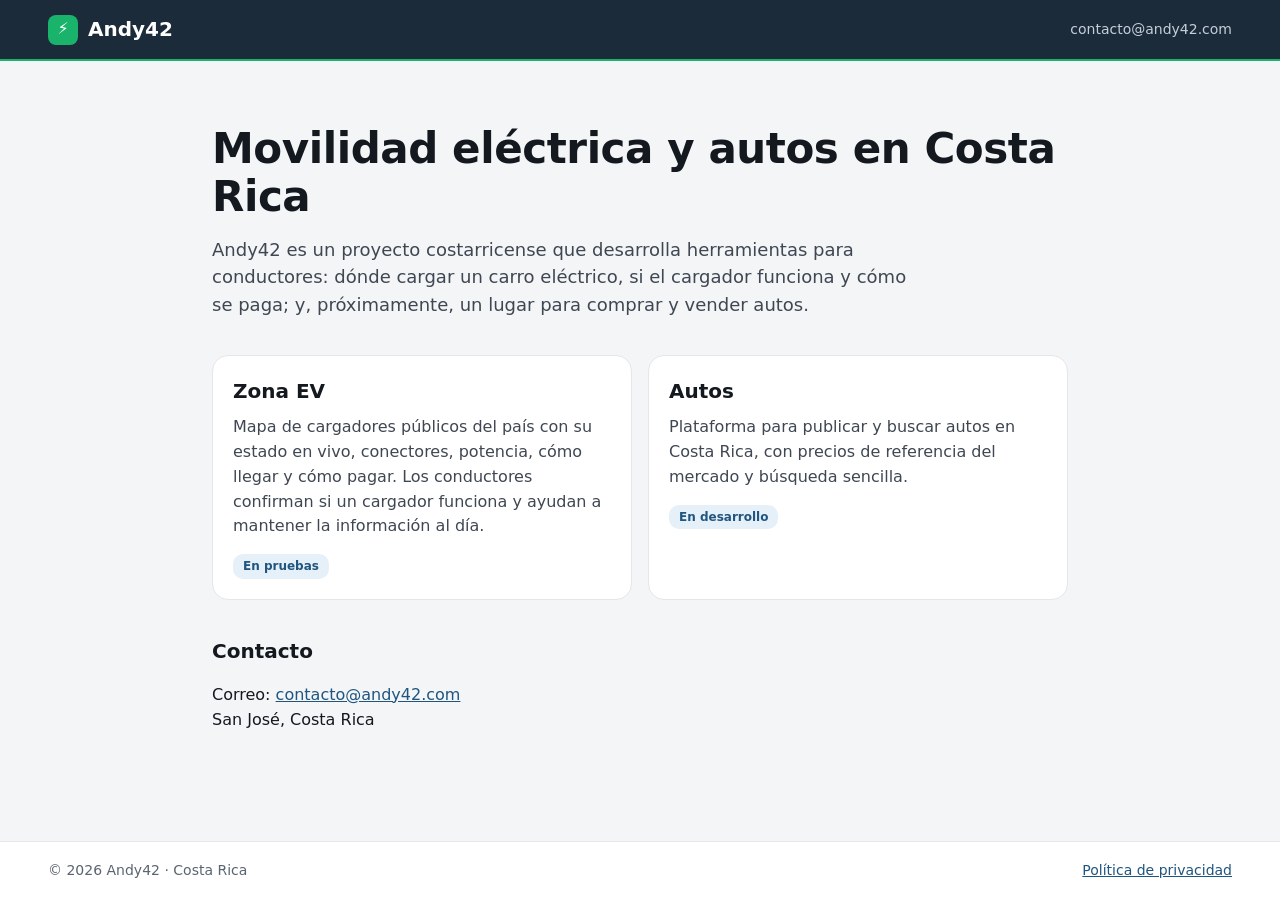
<file: index.html>
<!DOCTYPE html>
<html lang="es">
<head>
  <meta charset="utf-8">
  <meta name="viewport" content="width=device-width, initial-scale=1">
  <title>Andy42 · Movilidad y autos en Costa Rica</title>
  <meta name="description" content="Andy42 desarrolla Zona EV, el mapa de cargadores para vehículos eléctricos en Costa Rica, y una plataforma para comprar y vender autos.">
  <link rel="stylesheet" href="style.css">
</head>
<body>
  <header class="top">
    <span class="brand"><span class="mark" aria-hidden="true">⚡</span>Andy42</span>
    <a class="mail" href="mailto:contacto@andy42.com">contacto@andy42.com</a>
  </header>

  <main>
    <section class="hero">
      <h1>Movilidad eléctrica y autos en Costa Rica</h1>
      <p class="lead">Andy42 es un proyecto costarricense que desarrolla herramientas para conductores: dónde cargar un carro eléctrico, si el cargador funciona y cómo se paga; y, próximamente, un lugar para comprar y vender autos.</p>
    </section>

    <section class="cards">
      <article class="card">
        <h2>Zona EV</h2>
        <p>Mapa de cargadores públicos del país con su estado en vivo, conectores, potencia, cómo llegar y cómo pagar. Los conductores confirman si un cargador funciona y ayudan a mantener la información al día.</p>
        <span class="tag">En pruebas</span>
      </article>
      <article class="card">
        <h2>Autos</h2>
        <p>Plataforma para publicar y buscar autos en Costa Rica, con precios de referencia del mercado y búsqueda sencilla.</p>
        <span class="tag">En desarrollo</span>
      </article>
    </section>

    <section class="contact">
      <h2>Contacto</h2>
      <p>Correo: <a href="mailto:contacto@andy42.com">contacto@andy42.com</a><br>San José, Costa Rica</p>
    </section>
  </main>

  <footer>
    <span>© 2026 Andy42 · Costa Rica</span>
    <a href="privacidad.html">Política de privacidad</a>
  </footer>
</body>
</html>
</file>
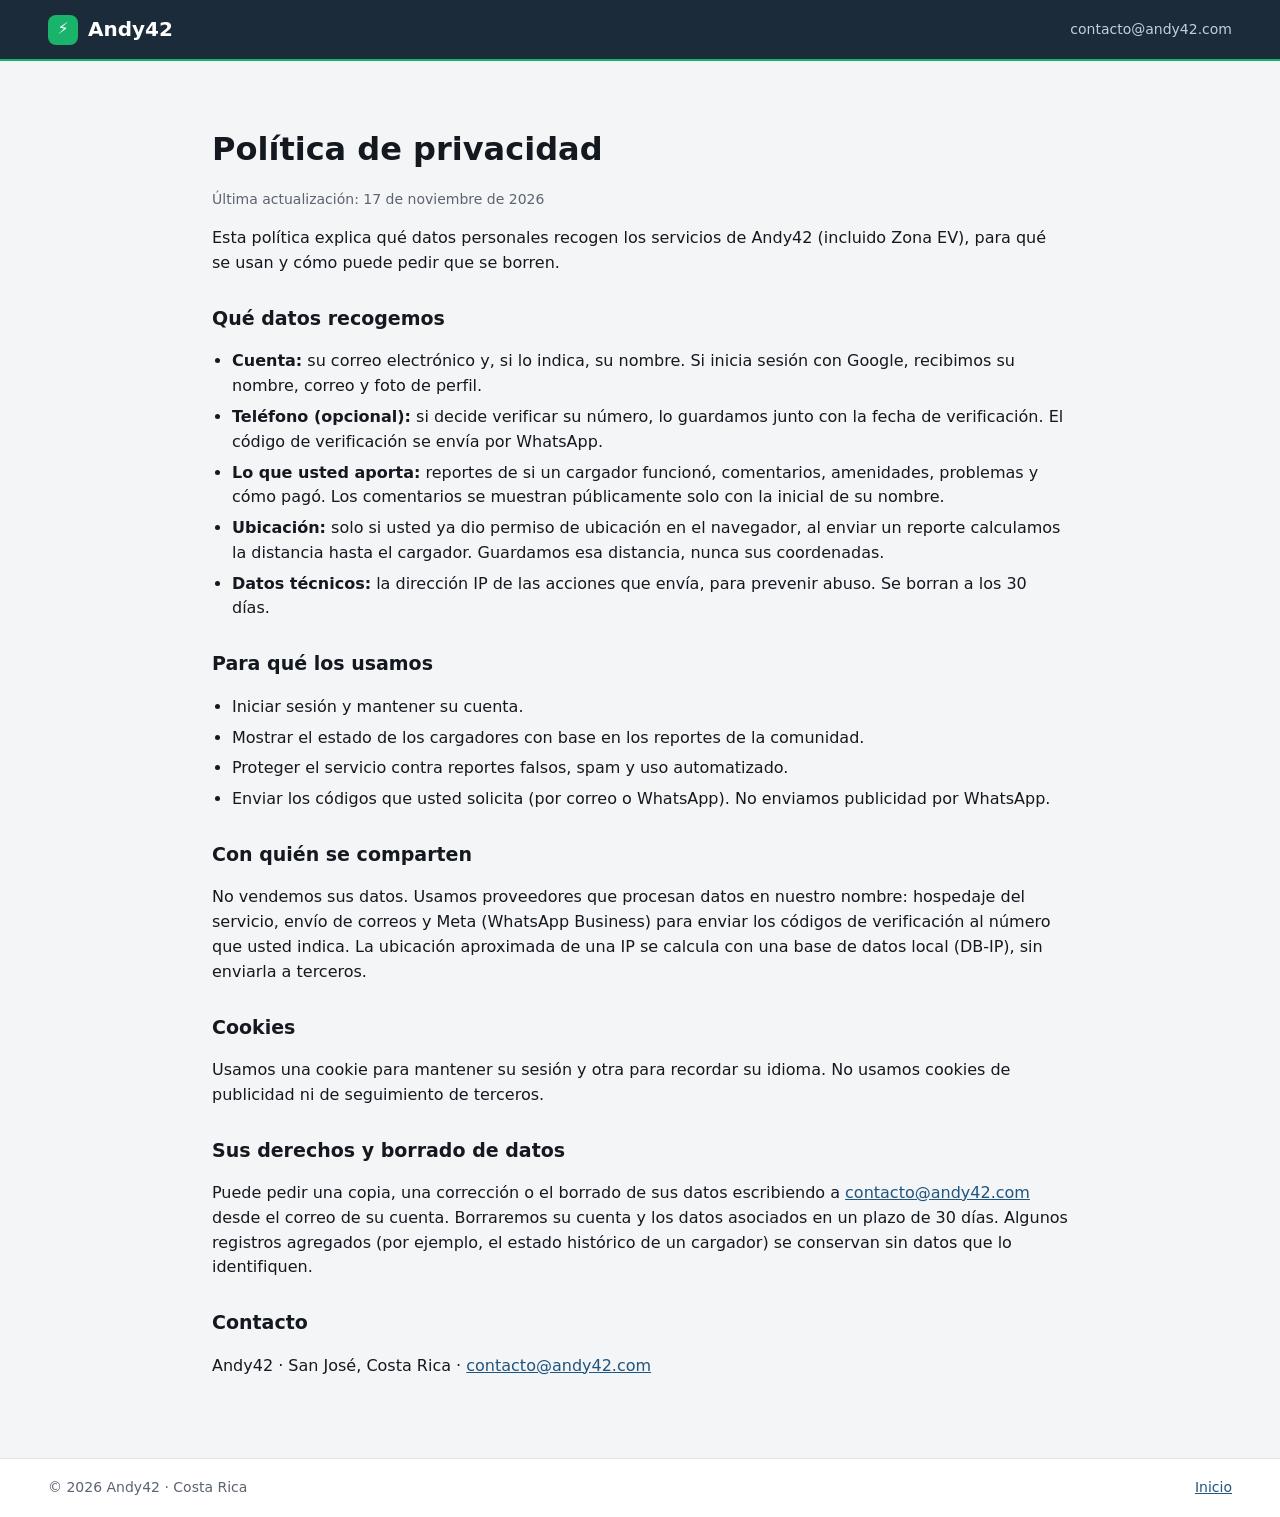
<file: privacidad.html>
<!DOCTYPE html>
<html lang="es">
<head>
  <meta charset="utf-8">
  <meta name="viewport" content="width=device-width, initial-scale=1">
  <title>Política de privacidad · Andy42</title>
  <link rel="stylesheet" href="style.css">
</head>
<body>
  <header class="top">
    <a class="brand" href="./"><span class="mark" aria-hidden="true">⚡</span>Andy42</a>
    <a class="mail" href="mailto:contacto@andy42.com">contacto@andy42.com</a>
  </header>

  <main class="doc">
    <h1>Política de privacidad</h1>
    <p class="muted">Última actualización: 17 de noviembre de 2026</p>

    <p>Esta política explica qué datos personales recogen los servicios de Andy42 (incluido Zona EV), para qué se usan y cómo puede pedir que se borren.</p>

    <h2>Qué datos recogemos</h2>
    <ul>
      <li><strong>Cuenta:</strong> su correo electrónico y, si lo indica, su nombre. Si inicia sesión con Google, recibimos su nombre, correo y foto de perfil.</li>
      <li><strong>Teléfono (opcional):</strong> si decide verificar su número, lo guardamos junto con la fecha de verificación. El código de verificación se envía por WhatsApp.</li>
      <li><strong>Lo que usted aporta:</strong> reportes de si un cargador funcionó, comentarios, amenidades, problemas y cómo pagó. Los comentarios se muestran públicamente solo con la inicial de su nombre.</li>
      <li><strong>Ubicación:</strong> solo si usted ya dio permiso de ubicación en el navegador, al enviar un reporte calculamos la distancia hasta el cargador. Guardamos esa distancia, nunca sus coordenadas.</li>
      <li><strong>Datos técnicos:</strong> la dirección IP de las acciones que envía, para prevenir abuso. Se borran a los 30 días.</li>
    </ul>

    <h2>Para qué los usamos</h2>
    <ul>
      <li>Iniciar sesión y mantener su cuenta.</li>
      <li>Mostrar el estado de los cargadores con base en los reportes de la comunidad.</li>
      <li>Proteger el servicio contra reportes falsos, spam y uso automatizado.</li>
      <li>Enviar los códigos que usted solicita (por correo o WhatsApp). No enviamos publicidad por WhatsApp.</li>
    </ul>

    <h2>Con quién se comparten</h2>
    <p>No vendemos sus datos. Usamos proveedores que procesan datos en nuestro nombre: hospedaje del servicio, envío de correos y Meta (WhatsApp Business) para enviar los códigos de verificación al número que usted indica. La ubicación aproximada de una IP se calcula con una base de datos local (DB-IP), sin enviarla a terceros.</p>

    <h2>Cookies</h2>
    <p>Usamos una cookie para mantener su sesión y otra para recordar su idioma. No usamos cookies de publicidad ni de seguimiento de terceros.</p>

    <h2>Sus derechos y borrado de datos</h2>
    <p>Puede pedir una copia, una corrección o el borrado de sus datos escribiendo a <a href="mailto:contacto@andy42.com">contacto@andy42.com</a> desde el correo de su cuenta. Borraremos su cuenta y los datos asociados en un plazo de 30 días. Algunos registros agregados (por ejemplo, el estado histórico de un cargador) se conservan sin datos que lo identifiquen.</p>

    <h2>Contacto</h2>
    <p>Andy42 · San José, Costa Rica · <a href="mailto:contacto@andy42.com">contacto@andy42.com</a></p>
  </main>

  <footer>
    <span>© 2026 Andy42 · Costa Rica</span>
    <a href="./">Inicio</a>
  </footer>
</body>
</html>
</file>
<file: style.css>
:root {
  --band: #1c2b39;
  --green: #19b36b;
  --ink: #14181f;
  --muted: #5b6470;
  --line: #e3e6ea;
  --bg: #f4f5f7;
}
* { box-sizing: border-box; }
body {
  margin: 0;
  font-family: system-ui, -apple-system, "Segoe UI", Roboto, sans-serif;
  color: var(--ink);
  background: var(--bg);
  line-height: 1.55;
  display: flex;
  flex-direction: column;
  min-height: 100vh;
}
a { color: #1f557f; }
.top {
  background: var(--band);
  color: #fff;
  border-bottom: 2px solid var(--green);
  display: flex;
  align-items: center;
  justify-content: space-between;
  gap: 16px;
  padding: 14px clamp(16px, 5vw, 48px);
}
.brand { color: #fff; text-decoration: none; font-weight: 700; font-size: 20px; display: inline-flex; align-items: center; gap: 10px; }
.mark { width: 30px; height: 30px; border-radius: 8px; background: var(--green); display: inline-flex; align-items: center; justify-content: center; font-size: 16px; }
.mail { color: #c3ceda; text-decoration: none; font-size: 14px; }
.mail:hover { color: #fff; }
main { flex: 1; width: 100%; max-width: 920px; margin: 0 auto; padding: clamp(28px, 6vw, 64px) clamp(16px, 5vw, 32px); }
.hero h1 { font-size: clamp(28px, 4.5vw, 42px); line-height: 1.15; margin: 0 0 14px; letter-spacing: -0.01em; }
.lead { font-size: 18px; color: #3f4752; max-width: 720px; margin: 0; }
.cards { display: grid; grid-template-columns: repeat(auto-fit, minmax(260px, 1fr)); gap: 16px; margin: 36px 0; }
.card { background: #fff; border: 1px solid var(--line); border-radius: 16px; padding: 20px; }
.card h2 { margin: 0 0 8px; font-size: 20px; }
.card p { margin: 0 0 14px; color: #3f4752; }
.tag { display: inline-block; font-size: 12px; font-weight: 600; padding: 3px 10px; border-radius: 10px; background: #e6f0f8; color: #1f557f; }
.contact h2 { font-size: 20px; margin: 0 0 6px; }
.doc h1 { font-size: 32px; margin: 0 0 4px; }
.doc h2 { font-size: 19px; margin: 28px 0 6px; }
.doc ul { padding-left: 20px; }
.doc li { margin: 6px 0; }
.muted { color: var(--muted); font-size: 14px; }
footer {
  border-top: 1px solid var(--line);
  padding: 18px clamp(16px, 5vw, 48px);
  display: flex;
  justify-content: space-between;
  gap: 16px;
  font-size: 14px;
  color: var(--muted);
  background: #fff;
}
</file>
